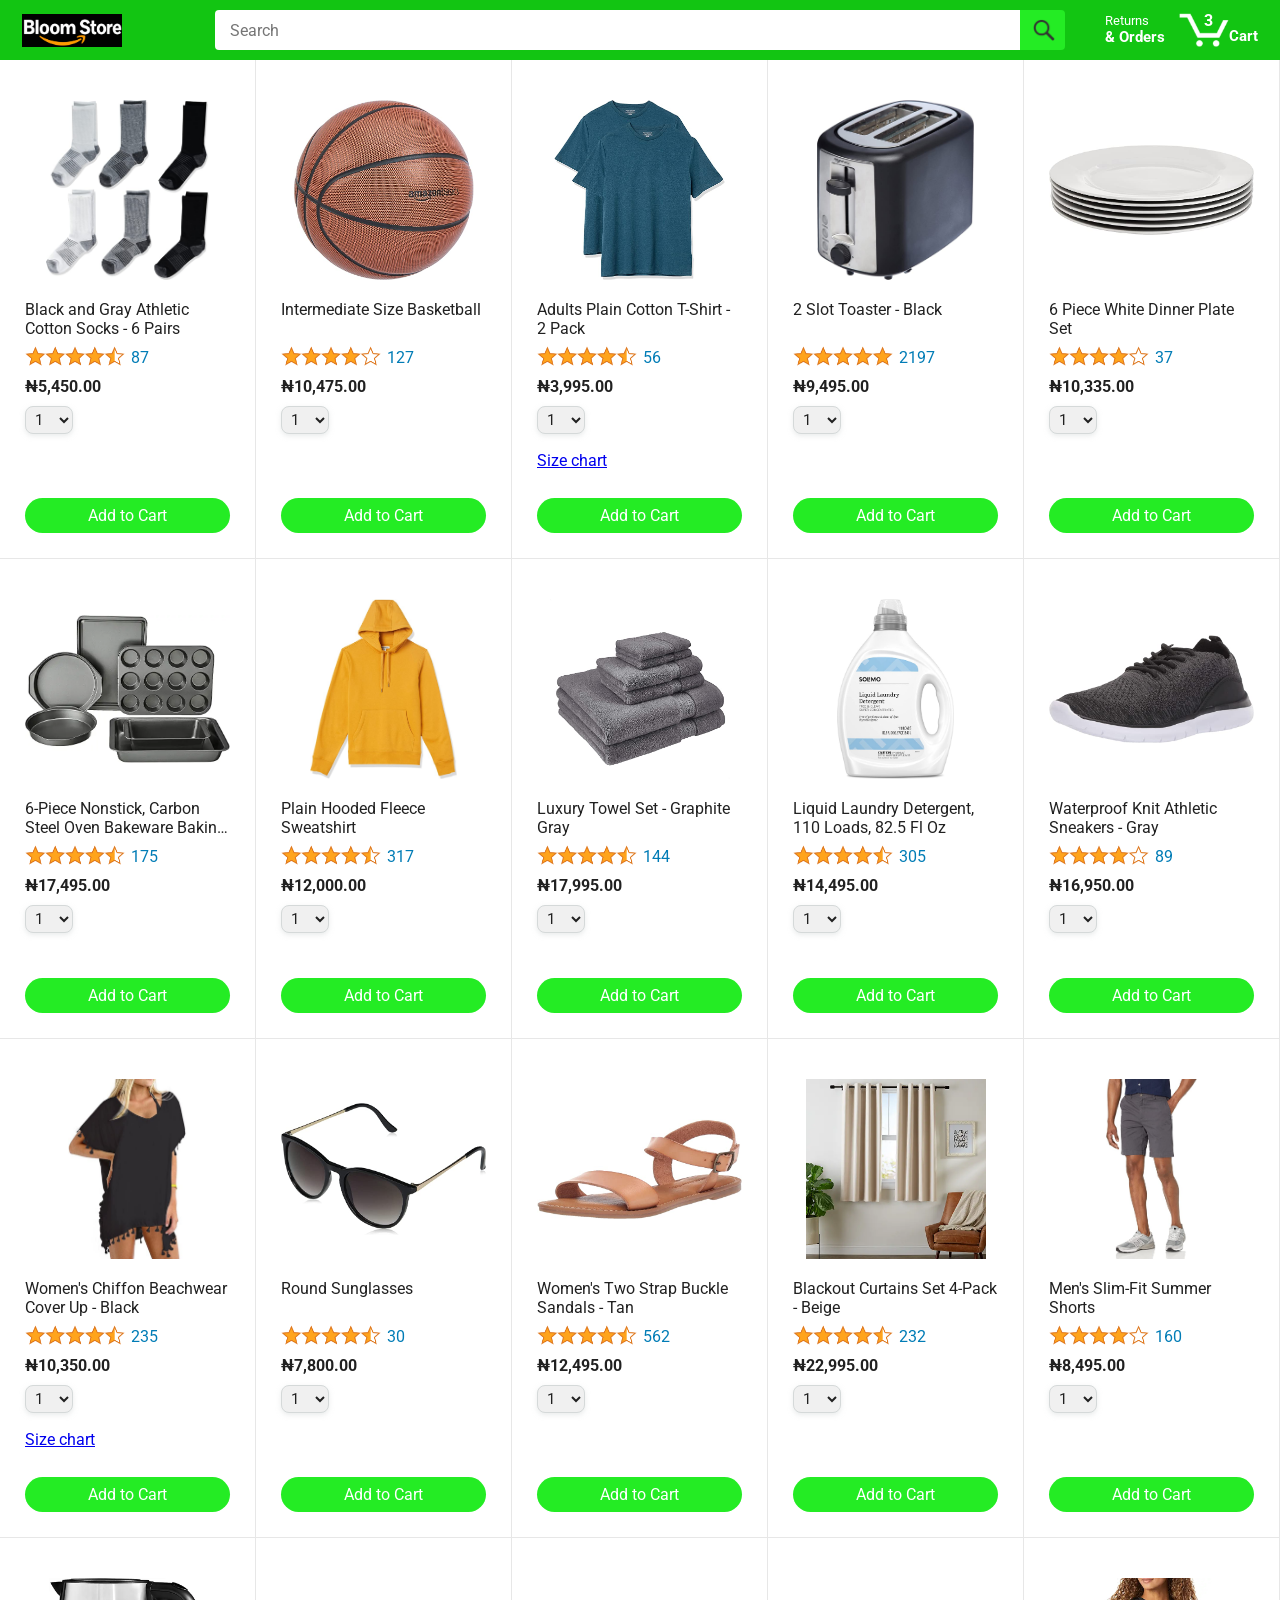
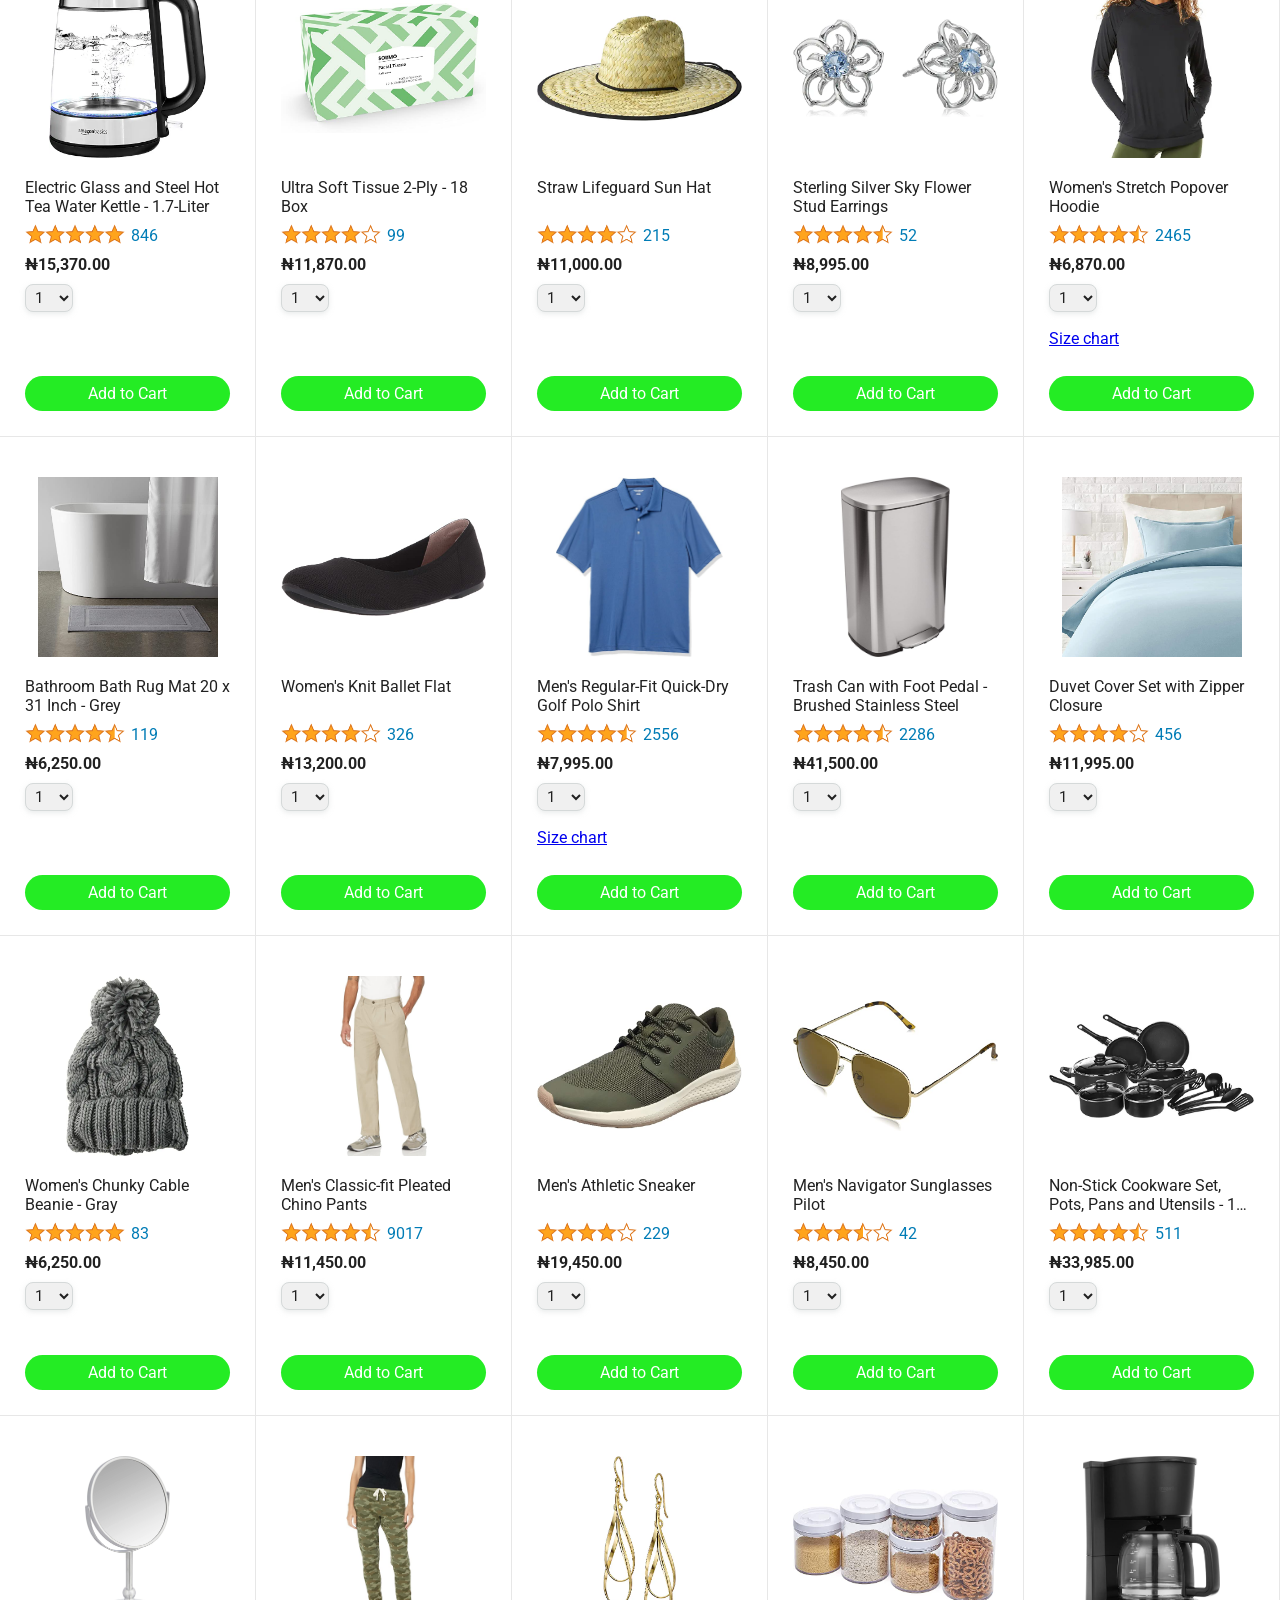
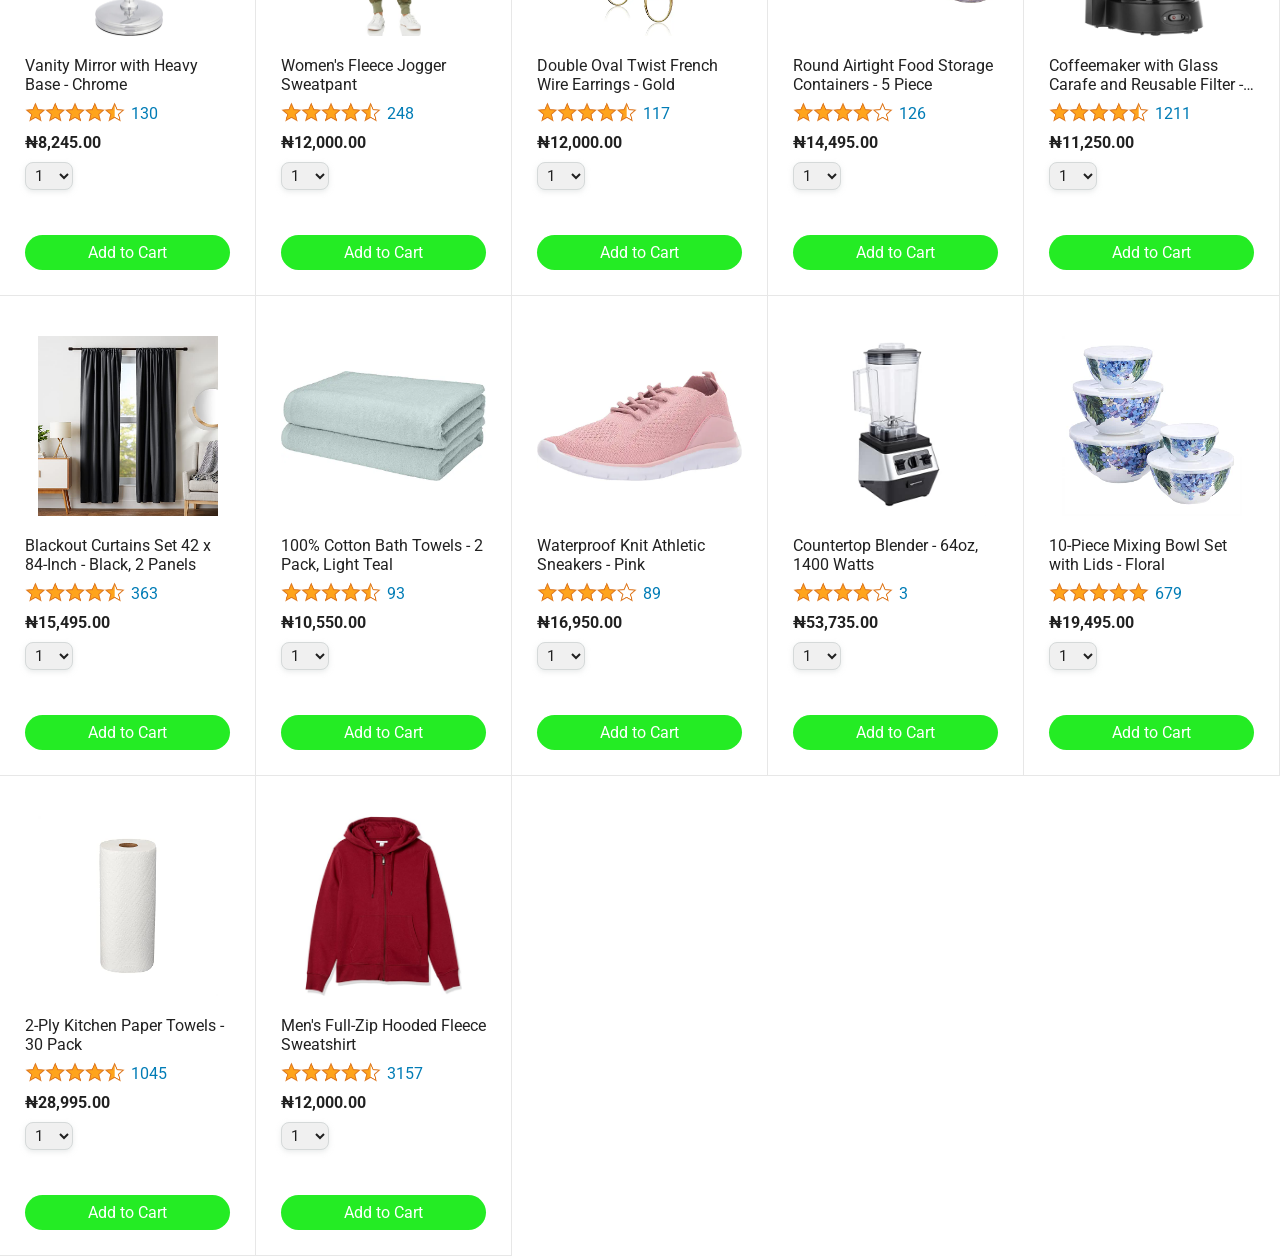
<file: index.html>
<!doctype html>
<html>
  <head>
    <title>Bloom Store | Home</title>

    <!-- This code is needed for responsive design to work.
      (Responsive design = make the website look good on
      smaller screen sizes like a phone or a tablet). -->
    <meta name="viewport" content="width=device-width, initial-scale=1" />

    <!-- Load a font called Roboto from Google Fonts. -->
    <link rel="preconnect" href="https://fonts.googleapis.com" />
    <link rel="preconnect" href="https://fonts.gstatic.com" crossorigin />
    <link
      href="https://fonts.googleapis.com/css2?family=Roboto:wght@400;500;700&display=swap"
      rel="stylesheet"
    />

    <!-- Here are the CSS files for this page. -->
    <link rel="stylesheet" href="styles/shared/general.css" />
    <link rel="stylesheet" href="styles/shared/amazon-header.css" />
    <link rel="stylesheet" href="styles/pages/amazon.css" />
  </head>

  <body>
    <div class="amazon-header">
      <div class="amazon-header-left-section">
        <a href="./index.html" class="header-link">
          <img class="amazon-logo" src="./images/bloomstore.png" />
          <img class="amazon-mobile-logo" src="./images/bloomstore.png" />
        </a>
      </div>

      <div class="amazon-header-middle-section">
        <input class="search-bar" type="text" placeholder="Search" />

        <button class="search-button">
          <img class="search-icon" src="images/icons/search-icon.png" />
        </button>
      </div>

      <div class="amazon-header-right-section">
        <a class="orders-link header-link" href="orders.html">
          <span class="returns-text">Returns</span>
          <span class="orders-text">& Orders</span>
        </a>

        <a class="cart-link header-link" href="checkout.html">
          <img class="cart-icon" src="images/icons/cart-icon.png" />
          <div class="cart-quantity js-cart-quantity"></div>
          <div class="cart-text">Cart</div>
        </a>
      </div>
    </div>

    <div class="main">
      <div class="products-grid js-products-grid"></div>
    </div>

    <script type="module" src="./scripts/amazon.js"></script>

    <script src="https://cdn.botpress.cloud/webchat/v3.6/inject.js"></script>
    <script
      src="https://files.bpcontent.cloud/2026/06/09/13/20260609131651-OVBDIXGY.js"
      defer
    ></script>
  </body>
</html>
</file>
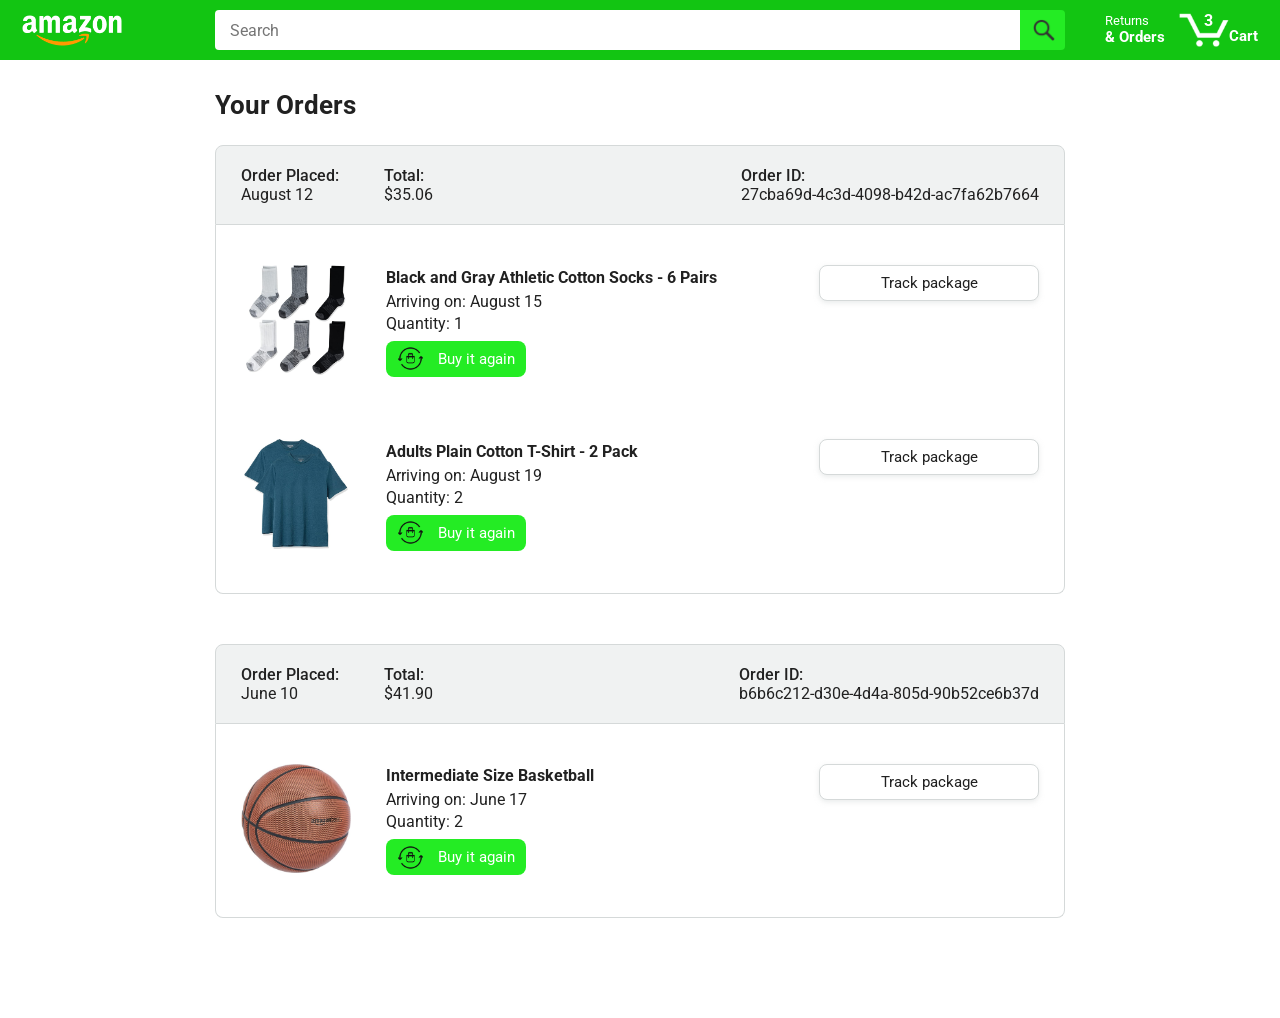
<file: orders.html>
<!DOCTYPE html>
<html>
  <head>
    <title>Orders</title>

    <!-- This code is needed for responsive design to work.
      (Responsive design = make the website look good on
      smaller screen sizes like a phone or a tablet). -->
    <meta name="viewport" content="width=device-width, initial-scale=1">

    <!-- Load a font called Roboto from Google Fonts. -->
    <link rel="preconnect" href="https://fonts.googleapis.com">
    <link rel="preconnect" href="https://fonts.gstatic.com" crossorigin>
    <link href="https://fonts.googleapis.com/css2?family=Roboto:wght@400;500;700&display=swap" rel="stylesheet">

    <!-- Here are the CSS files for this page. -->
    <link rel="stylesheet" href="styles/shared/general.css">
    <link rel="stylesheet" href="styles/shared/amazon-header.css">
    <link rel="stylesheet" href="styles/pages/orders.css">
  </head>
  <body>
    <div class="amazon-header">
      <div class="amazon-header-left-section">
        <a href="amazon.html" class="header-link">
          <img class="amazon-logo"
            src="images/amazon-logo-white.png">
          <img class="amazon-mobile-logo"
            src="images/amazon-mobile-logo-white.png">
        </a>
      </div>

      <div class="amazon-header-middle-section">
        <input class="search-bar" type="text" placeholder="Search">

        <button class="search-button">
          <img class="search-icon" src="images/icons/search-icon.png">
        </button>
      </div>

      <div class="amazon-header-right-section">
        <a class="orders-link header-link" href="orders.html">
          <span class="returns-text">Returns</span>
          <span class="orders-text">& Orders</span>
        </a>

        <a class="cart-link header-link" href="checkout.html">
          <img class="cart-icon" src="images/icons/cart-icon.png">
          <div class="cart-quantity">3</div>
          <div class="cart-text">Cart</div>
        </a>
      </div>
    </div>

    <div class="main">
      <div class="page-title">Your Orders</div>

      <div class="orders-grid">
        <div class="order-container">
          
          <div class="order-header">
            <div class="order-header-left-section">
              <div class="order-date">
                <div class="order-header-label">Order Placed:</div>
                <div>August 12</div>
              </div>
              <div class="order-total">
                <div class="order-header-label">Total:</div>
                <div>$35.06</div>
              </div>
            </div>

            <div class="order-header-right-section">
              <div class="order-header-label">Order ID:</div>
              <div>27cba69d-4c3d-4098-b42d-ac7fa62b7664</div>
            </div>
          </div>

          <div class="order-details-grid">
            <div class="product-image-container">
              <img src="images/products/athletic-cotton-socks-6-pairs.jpg">
            </div>

            <div class="product-details">
              <div class="product-name">
                Black and Gray Athletic Cotton Socks - 6 Pairs
              </div>
              <div class="product-delivery-date">
                Arriving on: August 15
              </div>
              <div class="product-quantity">
                Quantity: 1
              </div>
              <button class="buy-again-button button-primary">
                <img class="buy-again-icon" src="images/icons/buy-again.png">
                <span class="buy-again-message">Buy it again</span>
              </button>
            </div>

            <div class="product-actions">
              <a href="tracking.html">
                <button class="track-package-button button-secondary">
                  Track package
                </button>
              </a>
            </div>

            <div class="product-image-container">
              <img src="images/products/adults-plain-cotton-tshirt-2-pack-teal.jpg">
            </div>

            <div class="product-details">
              <div class="product-name">
                Adults Plain Cotton T-Shirt - 2 Pack
              </div>
              <div class="product-delivery-date">
                Arriving on: August 19
              </div>
              <div class="product-quantity">
                Quantity: 2
              </div>
              <button class="buy-again-button button-primary">
                <img class="buy-again-icon" src="images/icons/buy-again.png">
                <span class="buy-again-message">Buy it again</span>
              </button>
            </div>

            <div class="product-actions">
              <a href="tracking.html">
                <button class="track-package-button button-secondary">
                  Track package
                </button>
              </a>
            </div>
          </div>
        </div>

        <div class="order-container">

          <div class="order-header">
            <div class="order-header-left-section">
              <div class="order-date">
                <div class="order-header-label">Order Placed:</div>
                <div>June 10</div>
              </div>
              <div class="order-total">
                <div class="order-header-label">Total:</div>
                <div>$41.90</div>
              </div>
            </div>

            <div class="order-header-right-section">
              <div class="order-header-label">Order ID:</div>
              <div>b6b6c212-d30e-4d4a-805d-90b52ce6b37d</div>
            </div>
          </div>

          <div class="order-details-grid">
            <div class="product-image-container">
              <img src="images/products/intermediate-composite-basketball.jpg">
            </div>

            <div class="product-details">
              <div class="product-name">
                Intermediate Size Basketball
              </div>
              <div class="product-delivery-date">
                Arriving on: June 17
              </div>
              <div class="product-quantity">
                Quantity: 2
              </div>
              <button class="buy-again-button button-primary">
                <img class="buy-again-icon" src="images/icons/buy-again.png">
                <span class="buy-again-message">Buy it again</span>
              </button>
            </div>

            <div class="product-actions">
              <a href="tracking.html">
                <button class="track-package-button button-secondary">
                  Track package
                </button>
              </a>
            </div>
          </div>
        </div>
      </div>
    </div>
  </body>
</html>
</file>
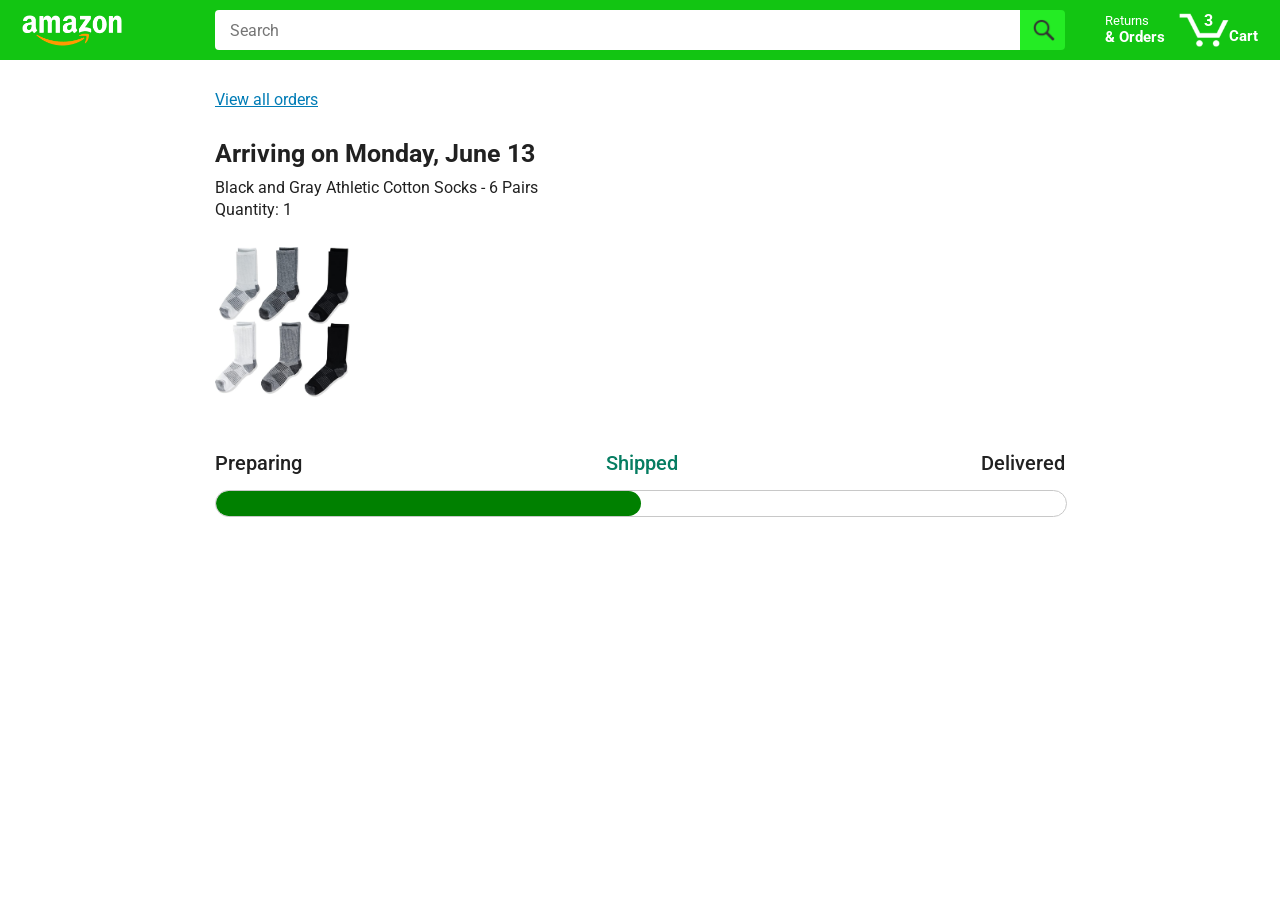
<file: tracking.html>
<!DOCTYPE html>
<html>
  <head>
    <title>Tracking</title>

    <!-- This code is needed for responsive design to work.
      (Responsive design = make the website look good on
      smaller screen sizes like a phone or a tablet). -->
    <meta name="viewport" content="width=device-width, initial-scale=1">

    <!-- Load a font called Roboto from Google Fonts. -->
    <link rel="preconnect" href="https://fonts.googleapis.com">
    <link rel="preconnect" href="https://fonts.gstatic.com" crossorigin>
    <link href="https://fonts.googleapis.com/css2?family=Roboto:wght@400;500;700&display=swap" rel="stylesheet">

    <!-- Here are the CSS files for this page. -->
    <link rel="stylesheet" href="styles/shared/general.css">
    <link rel="stylesheet" href="styles/shared/amazon-header.css">
    <link rel="stylesheet" href="styles/pages/tracking.css">
  </head>
  <body>
    <div class="amazon-header">
      <div class="amazon-header-left-section">
        <a href="amazon.html" class="header-link">
          <img class="amazon-logo"
            src="images/amazon-logo-white.png">
          <img class="amazon-mobile-logo"
            src="images/amazon-mobile-logo-white.png">
        </a>
      </div>

      <div class="amazon-header-middle-section">
        <input class="search-bar" type="text" placeholder="Search">

        <button class="search-button">
          <img class="search-icon" src="images/icons/search-icon.png">
        </button>
      </div>

      <div class="amazon-header-right-section">
        <a class="orders-link header-link" href="orders.html">
          <span class="returns-text">Returns</span>
          <span class="orders-text">& Orders</span>
        </a>

        <a class="cart-link header-link" href="checkout.html">
          <img class="cart-icon" src="images/icons/cart-icon.png">
          <div class="cart-quantity">3</div>
          <div class="cart-text">Cart</div>
        </a>
      </div>
    </div>

    <div class="main">
      <div class="order-tracking">
        <a class="back-to-orders-link link-primary" href="orders.html">
          View all orders
        </a>

        <div class="delivery-date">
          Arriving on Monday, June 13
        </div>

        <div class="product-info">
          Black and Gray Athletic Cotton Socks - 6 Pairs
        </div>

        <div class="product-info">
          Quantity: 1
        </div>

        <img class="product-image" src="images/products/athletic-cotton-socks-6-pairs.jpg">

        <div class="progress-labels-container">
          <div class="progress-label">
            Preparing
          </div>
          <div class="progress-label current-status">
            Shipped
          </div>
          <div class="progress-label">
            Delivered
          </div>
        </div>

        <div class="progress-bar-container">
          <div class="progress-bar"></div>
        </div>
      </div>
    </div>
  </body>
</html>
</file>
<file: styles/shared/general.css>
body {
  font-family: Roboto, Arial;
  color: rgb(33, 33, 33);
  /* The <body> element has a default margin of 8px
     on all sides. This removes the default margins. */
  margin: 0;
}

/* <p> elements have a default margin on the top
   and bottom. This removes the default margins. */
p {
  margin: 0;
}

button {
  cursor: pointer;
}

select {
  cursor: pointer;
}

input,
select,
button {
  font-family: Roboto, Arial;
}

.button-primary {
  color: #fff;
  font-size: 1rem;
  background-color: rgb(36, 236, 36);
  border-radius: 8px;
  cursor: pointer;
  transition: all 0.3s ease-in-out;
  border: 0;
}

.button-primary:hover {
  opacity: 0.8;
}

.button-primary:active {
  opacity: 0.7;
}

.button-secondary {
  color: rgb(33, 33, 33);
  background: white;
  border: 1px solid rgb(213, 217, 217);
  border-radius: 8px;
  cursor: pointer;
  box-shadow: 0 2px 5px rgba(213, 217, 217, 0.5);
}

.button-secondary:hover {
  background-color: rgb(247, 250, 250);
}

.button-secondary:active {
  background-color: rgb(237, 253, 255);
  box-shadow: none;
}

/* These styles will limit text to 2 lines. Anything
   beyond 2 lines will be replaced with "..."
   You can find this code by using an A.I. tool or by
   searching in Google.
   https://css-tricks.com/almanac/properties/l/line-clamp/ */
.limit-text-to-2-lines {
  display: -webkit-box;
  -webkit-line-clamp: 2;
  -webkit-box-orient: vertical;
  overflow: hidden;
}

.link-primary {
  color: rgb(1, 124, 182);
  cursor: pointer;
}

.link-primary:hover {
  color: rgb(196, 80, 0);
}

/* Styles for dropdown selectors. */
select {
  color: rgb(33, 33, 33);
  background-color: rgb(240, 240, 240);
  border: 1px solid rgb(213, 217, 217);
  border-radius: 8px;
  padding: 3px 5px;
  font-size: 15px;
  cursor: pointer;
  box-shadow: 0 2px 5px rgba(213, 217, 217, 0.5);
}

select:focus,
input:focus {
  outline: 2px solid rgb(36, 236, 36);
}
</file>
<file: styles/shared/amazon-header.css>
.amazon-header {
  /* background-color: rgb(19, 25, 33); */
  background-color: rgb(18, 197, 18);
  color: white;
  padding-left: 15px;
  padding-right: 15px;

  display: flex;
  align-items: center;
  justify-content: space-between;

  position: fixed;
  top: 0;
  left: 0;
  right: 0;
  height: 60px;
}

.amazon-header-left-section {
  width: 180px;
}

@media (max-width: 800px) {
  .amazon-header-left-section {
    width: unset;
  }
}

.header-link {
  display: inline-block;
  padding: 6px;
  border-radius: 2px;
  cursor: pointer;
  text-decoration: none;
  border: 1px solid rgba(0, 0, 0, 0);
}

.header-link:hover {
  border: 1px solid white;
}

.amazon-logo {
  width: 100px;
  margin-top: 5px;
}

.amazon-mobile-logo {
  display: none;
}

@media (max-width: 575px) {
  .amazon-logo {
    display: none;
  }

  .amazon-mobile-logo {
    display: block;
    height: 35px;
    margin-top: 5px;
  }
}

.amazon-header-middle-section {
  flex: 1;
  max-width: 850px;
  margin-left: 10px;
  margin-right: 10px;
  display: flex;
}

.search-bar {
  flex: 1;
  width: 0;
  font-size: 16px;
  height: 38px;
  padding-left: 15px;
  border: none;
  border-top-left-radius: 4px;
  border-bottom-left-radius: 4px;
  border-top-right-radius: 0;
  border-bottom-right-radius: 0;
}

.search-button {
  background-color: rgb(36, 236, 36);
  border: none;
  width: 45px;
  height: 40px;
  border-top-right-radius: 4px;
  border-bottom-right-radius: 4px;
  flex-shrink: 0;
}

.search-icon {
  height: 22px;
  margin-left: 2px;
  margin-top: 3px;
}

.amazon-header-right-section {
  width: 180px;
  flex-shrink: 0;
  display: flex;
  justify-content: end;
}

.orders-link {
  color: white;
}

.returns-text {
  display: block;
  font-size: 13px;
}

.orders-text {
  display: block;
  font-size: 15px;
  font-weight: 700;
}

.cart-link {
  color: white;
  display: flex;
  align-items: center;
  position: relative;
}

.cart-icon {
  width: 50px;
}

.cart-text {
  margin-top: 12px;
  font-size: 15px;
  font-weight: 700;
}

.cart-quantity {
  color: #fff;
  font-size: 16px;
  font-weight: 700;

  position: absolute;
  top: 4px;
  left: 22px;

  width: 26px;
  text-align: center;
}
</file>
<file: styles/pages/amazon.css>
.main {
  margin-top: 60px;
}

.products-grid {
  display: grid;

  /* - In CSS Grid, 1fr means a column will take up the
       remaining space in the grid.
     - If we write 1fr 1fr ... 1fr; 8 times, this will
       divide the grid into 8 columns, each taking up an
       equal amount of the space.
     - repeat(8, 1fr); is a shortcut for repeating "1fr"
       8 times (instead of typing out "1fr" 8 times).
       repeat(...) is a special property that works with
       display: grid; */
  grid-template-columns: repeat(8, 1fr);
}

/* @media is used to create responsive design (making the
   website look good on any screen size). This @media
   means when the screen width is 2000px or less, we
   will divide the grid into 7 columns instead of 8. */
@media (max-width: 2000px) {
  .products-grid {
    grid-template-columns: repeat(7, 1fr);
  }
}

/* This @media means when the screen width is 1600px or
   less, we will divide the grid into 6 columns. */
@media (max-width: 1600px) {
  .products-grid {
    grid-template-columns: repeat(6, 1fr);
  }
}

@media (max-width: 1300px) {
  .products-grid {
    grid-template-columns: repeat(5, 1fr);
  }
}

@media (max-width: 1000px) {
  .products-grid {
    grid-template-columns: repeat(4, 1fr);
  }
}

@media (max-width: 800px) {
  .products-grid {
    grid-template-columns: repeat(3, 1fr);
  }
}

@media (max-width: 575px) {
  .products-grid {
    grid-template-columns: repeat(2, 1fr);
  }
}

@media (max-width: 450px) {
  .products-grid {
    grid-template-columns: 1fr;
  }
}

.product-container {
  padding-top: 40px;
  padding-bottom: 25px;
  padding-left: 25px;
  padding-right: 25px;

  border-right: 1px solid rgb(231, 231, 231);
  border-bottom: 1px solid rgb(231, 231, 231);

  display: flex;
  flex-direction: column;
}

.product-image-container {
  display: flex;
  justify-content: center;
  align-items: center;

  height: 180px;
  margin-bottom: 20px;
}

.product-image {
  /* Images will overflow their container by default. To
    prevent this, we set max-width and max-height to 100%
    so they stay inside their container. */
  max-width: 100%;
  max-height: 100%;
}

.product-name {
  height: 40px;
  margin-bottom: 5px;
}

.product-rating-container {
  display: flex;
  align-items: center;
  margin-bottom: 10px;
}

.product-rating-stars {
  width: 100px;
  margin-right: 6px;
}

.product-rating-count {
  color: rgb(1, 124, 182);
  cursor: pointer;
  margin-top: 3px;
}

.product-price {
  font-weight: 700;
  margin-bottom: 10px;
}

.product-quantity-container {
  margin-bottom: 17px;
}

.product-spacer {
  flex: 1;
}

.added-to-cart {
  color: rgb(6, 125, 98);
  font-size: 16px;

  display: flex;
  align-items: center;
  margin-bottom: 8px;

  /* At first, the "Added to cart" message will
     be invisible. Use JavaScript to change the
     opacity and make it visible. */
  opacity: 0;
}

.added-to-cart img {
  height: 20px;
  margin-right: 5px;
}

.add-to-cart-button {
  width: 100%;
  padding: 8px;
  border-radius: 50px;
  background-color: rgb(36, 236, 36);
  color: #fff;
  font-size: 1rem;
  border: 0;
  cursor: pointer;
  transition: all 0.3s ease-in-out;
}

.add-to-cart-button:hover {
  opacity: 0.8;
}

.add-to-cart-button:active {
  opacity: 0.7;
}
</file>
<file: styles/pages/orders.css>
.main {
  max-width: 850px;
  margin-top: 90px;
  margin-bottom: 100px;
  padding-left: 20px;
  padding-right: 20px;

  /* margin-left: auto;
     margin-right auto;
     Is a trick for centering an element horizontally
     without needing a container. */
  margin-left: auto;
  margin-right: auto;
}

.page-title {
  font-weight: 700;
  font-size: 26px;
  margin-bottom: 25px;
}

.orders-grid {
  display: grid;
  grid-template-columns: 1fr;
  row-gap: 50px;
}

.order-header {
  background-color: rgb(240, 242, 242);
  border: 1px solid rgb(213, 217, 217);

  display: flex;
  align-items: center;
  justify-content: space-between;

  padding: 20px 25px;
  border-top-left-radius: 8px;
  border-top-right-radius: 8px;
}

.order-header-left-section {
  display: flex;
  flex-shrink: 0;
}

.order-header-label {
  font-weight: 500;
}

.order-date,
.order-total {
  margin-right: 45px;
}

.order-header-right-section {
  flex-shrink: 1;
}

@media (max-width: 575px) {
  .order-header {
    flex-direction: column;
    align-items: start;
    line-height: 23px;
    padding: 15px;
  }

  .order-header-left-section {
    flex-direction: column;
  }

  .order-header-label {
    margin-right: 5px;
  }

  .order-date,
  .order-total {
    display: grid;
    grid-template-columns: auto 1fr;
    margin-right: 0;
  }

  .order-header-right-section {
    display: grid;
    grid-template-columns: auto 1fr;
  }
}

.order-details-grid {
  padding: 40px 25px;
  border: 1px solid rgb(213, 217, 217);
  border-top: none;
  border-bottom-left-radius: 8px;
  border-bottom-right-radius: 8px;

  display: grid;
  grid-template-columns: 110px 1fr 220px;
  column-gap: 35px;
  row-gap: 60px;
  align-items: center;
}

@media (max-width: 800px) {
  .order-details-grid {
    grid-template-columns: 110px 1fr;
    row-gap: 0;
    padding-bottom: 8px;
  }
}

@media (max-width: 450px) {
  .order-details-grid {
    grid-template-columns: 1fr;
  }
}

.product-image-container {
  text-align: center;
}

.product-image-container img {
  max-width: 110px;
  max-height: 110px;
}

.product-name {
  font-weight: 700;
  margin-bottom: 5px;
}

.product-delivery-date {
  margin-bottom: 3px;
}

.product-quantity {
  margin-bottom: 8px;
}

.buy-again-button {
  font-size: 15px;
  width: 140px;
  height: 36px;
  border-radius: 8px;

  display: flex;
  align-items: center;
  justify-content: center;
}

.buy-again-icon {
  width: 25px;
  margin-right: 15px;
}

.product-actions {
  align-self: start;
}

.track-package-button {
  width: 100%;
  font-size: 15px;
  padding: 8px;
}

@media (max-width: 800px) {
  .buy-again-button {
    margin-bottom: 10px;
  }

  .product-actions {
    /* grid-column: 2 means this element will be placed
       in column 2 in the grid. (Normally, the column that
       an element is placed in is determined by the order
       of the elements in the HTML. grid-column overrides
       this default ordering). */
    grid-column: 2;
    margin-bottom: 30px;
  }

  .track-package-button {
    width: 140px;
  }
}

@media (max-width: 450px) {
  .product-image-container {
    text-align: center;
    margin-bottom: 25px;
  }

  .product-image-container img {
    max-width: 150px;
    max-height: 150px;
  }

  .product-name {
    margin-bottom: 10px;
  }

  .product-quantity {
    margin-bottom: 15px;
  }

  .buy-again-button {
    width: 100%;
    margin-bottom: 15px;
  }

  .product-actions {
    /* grid-column: auto; undos grid-column: 2; from above.
       This element will now be placed in its normal column
       in the grid. */
    grid-column: auto;
    margin-bottom: 70px;
  }

  .track-package-button {
    width: 100%;
    padding: 12px;
  }
}
</file>
<file: styles/pages/tracking.css>
.main {
  max-width: 850px;
  margin-top: 90px;
  margin-bottom: 100px;
  padding-left: 30px;
  padding-right: 30px;

  /* margin-left: auto;
     margin-right auto;
     Is a trick for centering an element horizontally
     without needing a container. */
  margin-left: auto;
  margin-right: auto;
}

.back-to-orders-link {
  display: inline-block;
  margin-bottom: 30px;
}

.delivery-date {
  font-size: 25px;
  font-weight: 700;
  margin-bottom: 10px;
}

.product-info {
  margin-bottom: 3px;
}

.product-image {
  max-width: 150px;
  max-height: 150px;
  margin-top: 25px;
  margin-bottom: 50px;
}

.progress-labels-container {
  display: flex;
  justify-content: space-between;
  font-size: 20px;
  font-weight: 500;
  margin-bottom: 15px;
}

.current-status {
  color: rgb(6, 125, 98);
}

@media (max-width: 575px) {
  .progress-labels-container {
    font-size: 16px;
  }
}

@media (max-width: 450px) {
  .progress-labels-container {
    flex-direction: column;
    margin-bottom: 5px;
  }

  .progress-label {
    margin-bottom: 3px;
  }
}

.progress-bar-container {
  height: 25px;
  width: 100%;

  border: 1px solid rgb(200, 200, 200);
  border-radius: 50px;
  overflow: hidden;
}

.progress-bar {
  height: 100%;
  background-color: green;
  border-radius: 50px;
  width: 50%;
}
</file>
